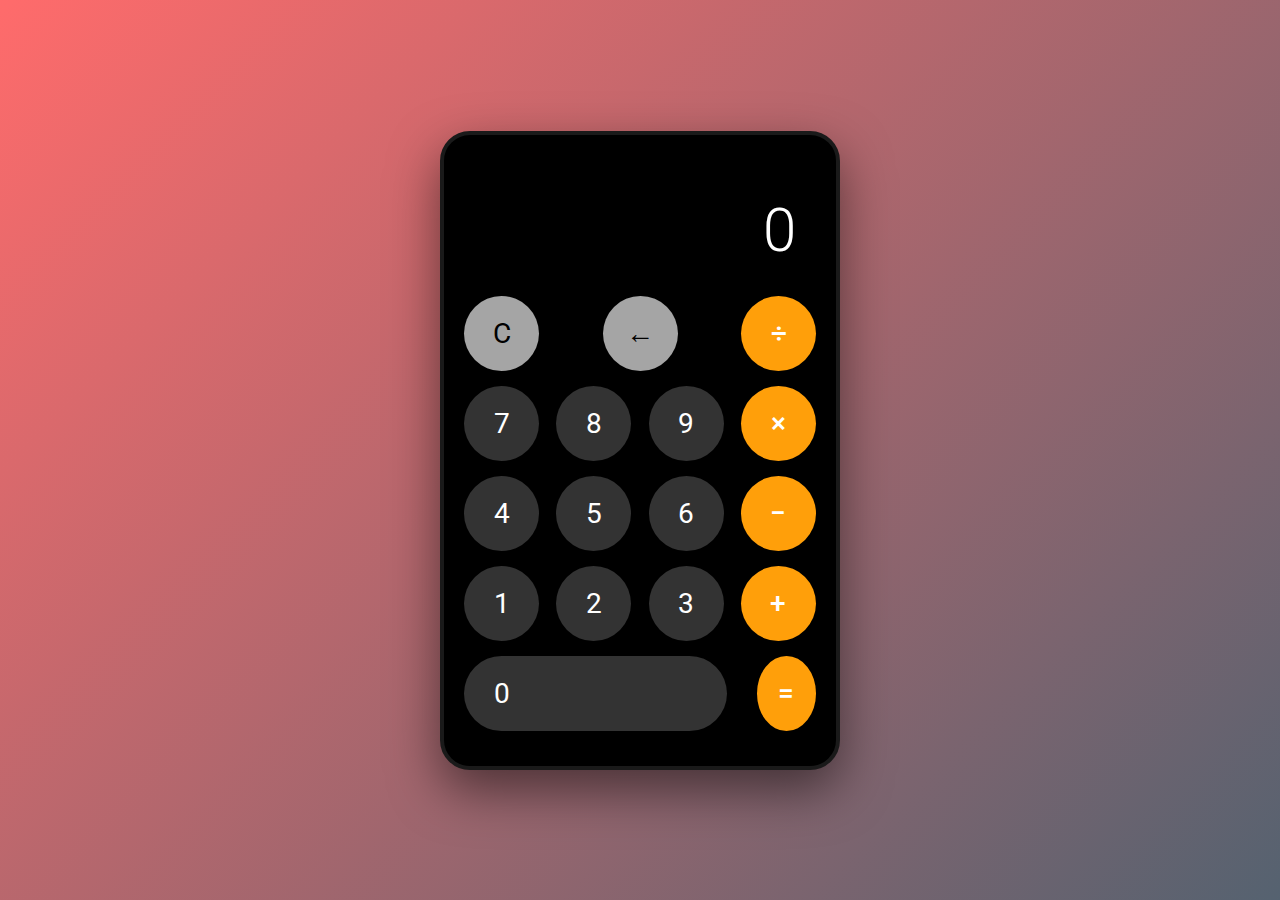
<file: calculator/index.html>
<!DOCTYPE html>
<html lang="en">
<head>
    <meta charset="UTF-8">
    <meta name="viewport" content="width=device-width, initial-scale=1.0">
    <link rel="stylesheet" href="style.css">
    <title>Calculator | ASMR</title>
</head>
<body>
    
    <div class="wrapper">
        <section class="screen">
            0
        </section>

        <section class="calc-buttons">
            <div class="calc-button-row">
                <button class="calc-button double">
                    C
                </button>
                <button class="calc-button">
                    &larr;
                </button>
                <button class="calc-button">
                    &divide;
                </button>
            </div>

            <div class="calc-button-row">
                <button class="calc-button">
                    7
                </button>
                <button class="calc-button">
                    8
                </button>
                <button class="calc-button">
                    9
                </button>
                <button class="calc-button">
                    &times;
                </button>
            </div>

            <div class="calc-button-row">
                <button class="calc-button">
                    4
                </button>
                <button class="calc-button">
                    5
                </button>
                <button class="calc-button">
                    6
                </button>
                <button class="calc-button">
                    &minus;
                </button>
            </div>

            <div class="calc-button-row">
                <button class="calc-button">
                    1
                </button>
                <button class="calc-button">
                    2
                </button>
                <button class="calc-button">
                    3
                </button>
                <button class="calc-button">
                    &plus;
                </button>
            </div>

            <div class="calc-button-row">
                <button class="calc-button triple">
                    0
                </button>
                <button class="calc-button">
                    &equals;
                </button>
            </div>

        </section>
    </div>



    <script src="script.js"></script>
</body>
</html>
</file>
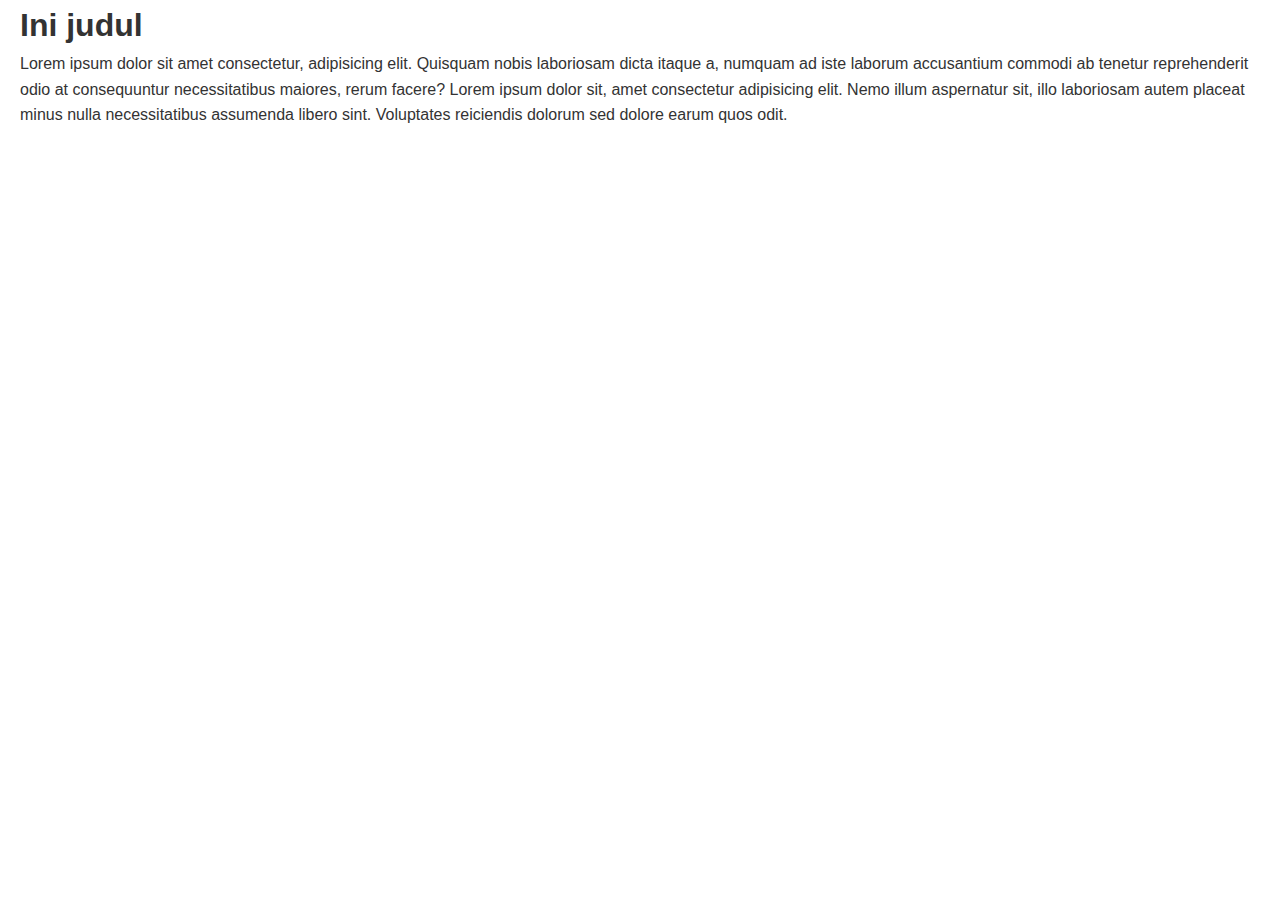
<file: dasar html/index.html>
<!DOCTYPE html>
<html lang="en">
<head>
    <meta charset="UTF-8">
    <meta name="viewport" content="width=device-width, initial-scale=1.0">
    <title>Document</title>
    <link rel="stylesheet" href="../styling/style.css">
</head>
<body>
    <h1>Ini judul</h1>
    <p>
        Lorem ipsum dolor sit amet consectetur, adipisicing elit.
        Quisquam nobis laboriosam dicta itaque a, numquam ad iste laborum accusantium commodi ab tenetur reprehenderit odio at consequuntur necessitatibus maiores,
        rerum facere?
        Lorem ipsum dolor sit,
        amet consectetur adipisicing elit. 
        Nemo illum aspernatur sit, illo laboriosam autem placeat minus nulla necessitatibus assumenda libero sint. 
        Voluptates reiciendis dolorum sed dolore earum quos odit.
    </p>
</body>
</html>
</file>
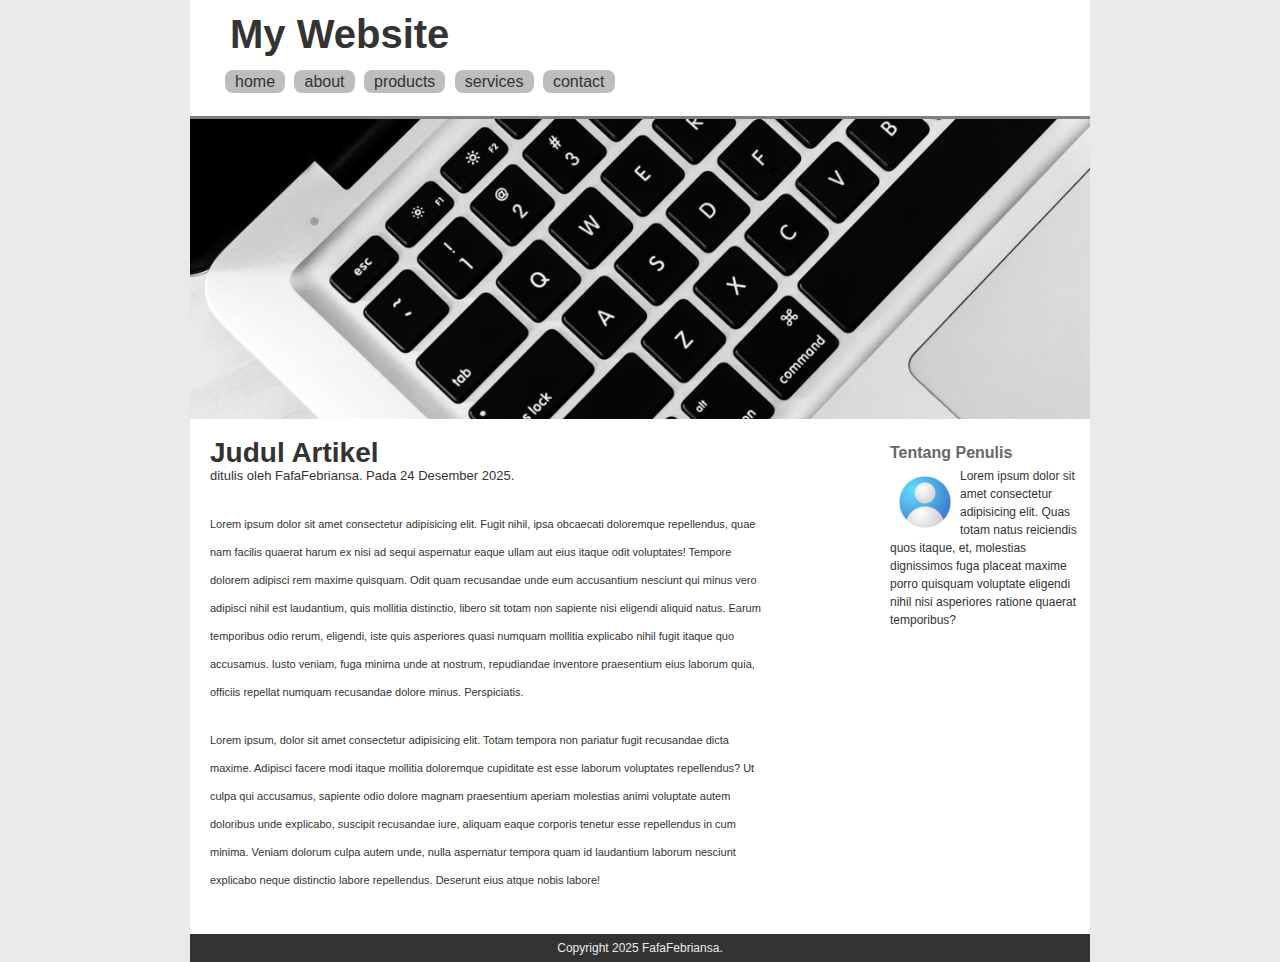
<file: dasar html/web simpel/index.html>
<!DOCTYPE html>
<html lang="en">
<head>
    <meta charset="UTF-8">
    <meta name="viewport" content="width=device-width, initial-scale=1.0">
    <title>Latihan Box Model</title>
    <link rel="stylesheet" href="style.css">
</head>
<body>
    <div class="container">
        <div class="header">
            <h1 class="title">My Website</h1>
            <ul>
                <li><a href="#">home</a></li>
                <li><a href="#">about</a></li>
                <li><a href="#">products</a></li>
                <li><a href="#">services</a></li>
                <li><a href="#">contact</a></li>
            </ul>
        </div>
        <div class="hero"></div>
        <div class="content cf">
            <div class="main">
                <h2>Judul Artikel</h2>
                <p class="penulis">ditulis oleh <a href="#">FafaFebriansa</a>. Pada 24 Desember 2025.</p>
                <p>Lorem ipsum dolor sit amet consectetur adipisicing elit. Fugit nihil, ipsa obcaecati doloremque repellendus, quae nam facilis quaerat harum ex nisi ad sequi aspernatur eaque ullam aut eius itaque odit voluptates! Tempore dolorem adipisci rem maxime quisquam. Odit quam recusandae unde eum accusantium nesciunt qui minus vero adipisci nihil est laudantium, quis mollitia distinctio, libero sit totam non sapiente nisi eligendi aliquid natus. Earum temporibus odio rerum, eligendi, iste quis asperiores quasi numquam mollitia explicabo nihil fugit itaque quo accusamus. Iusto veniam, fuga minima unde at nostrum, repudiandae inventore praesentium eius laborum quia, officiis repellat numquam recusandae dolore minus. Perspiciatis.</p>
                <p>Lorem ipsum, dolor sit amet consectetur adipisicing elit. Totam tempora non pariatur fugit recusandae dicta maxime. Adipisci facere modi itaque mollitia doloremque cupiditate est esse laborum voluptates repellendus? Ut culpa qui accusamus, sapiente odio dolore magnam praesentium aperiam molestias animi voluptate autem doloribus unde explicabo, suscipit recusandae iure, aliquam eaque corporis tenetur esse repellendus in cum minima. Veniam dolorum culpa autem unde, nulla aspernatur tempora quam id laudantium laborum nesciunt explicabo neque distinctio labore repellendus. Deserunt eius atque nobis labore!</p>
            </div>
            <div class="sidebar">
                <h3>Tentang Penulis</h3>
                <img src="imageperson.jpg" alt="">
                <p>Lorem ipsum dolor sit amet consectetur adipisicing elit. Quas totam natus reiciendis quos itaque, et, molestias dignissimos fuga placeat maxime porro quisquam voluptate eligendi nihil nisi asperiores ratione quaerat temporibus?</p>
            </div>
        </div>
        <div class="footer">
            <p class="copy">Copyright 2025 FafaFebriansa.</p>
        </div>
    </div>
</body>
</html>
</file>
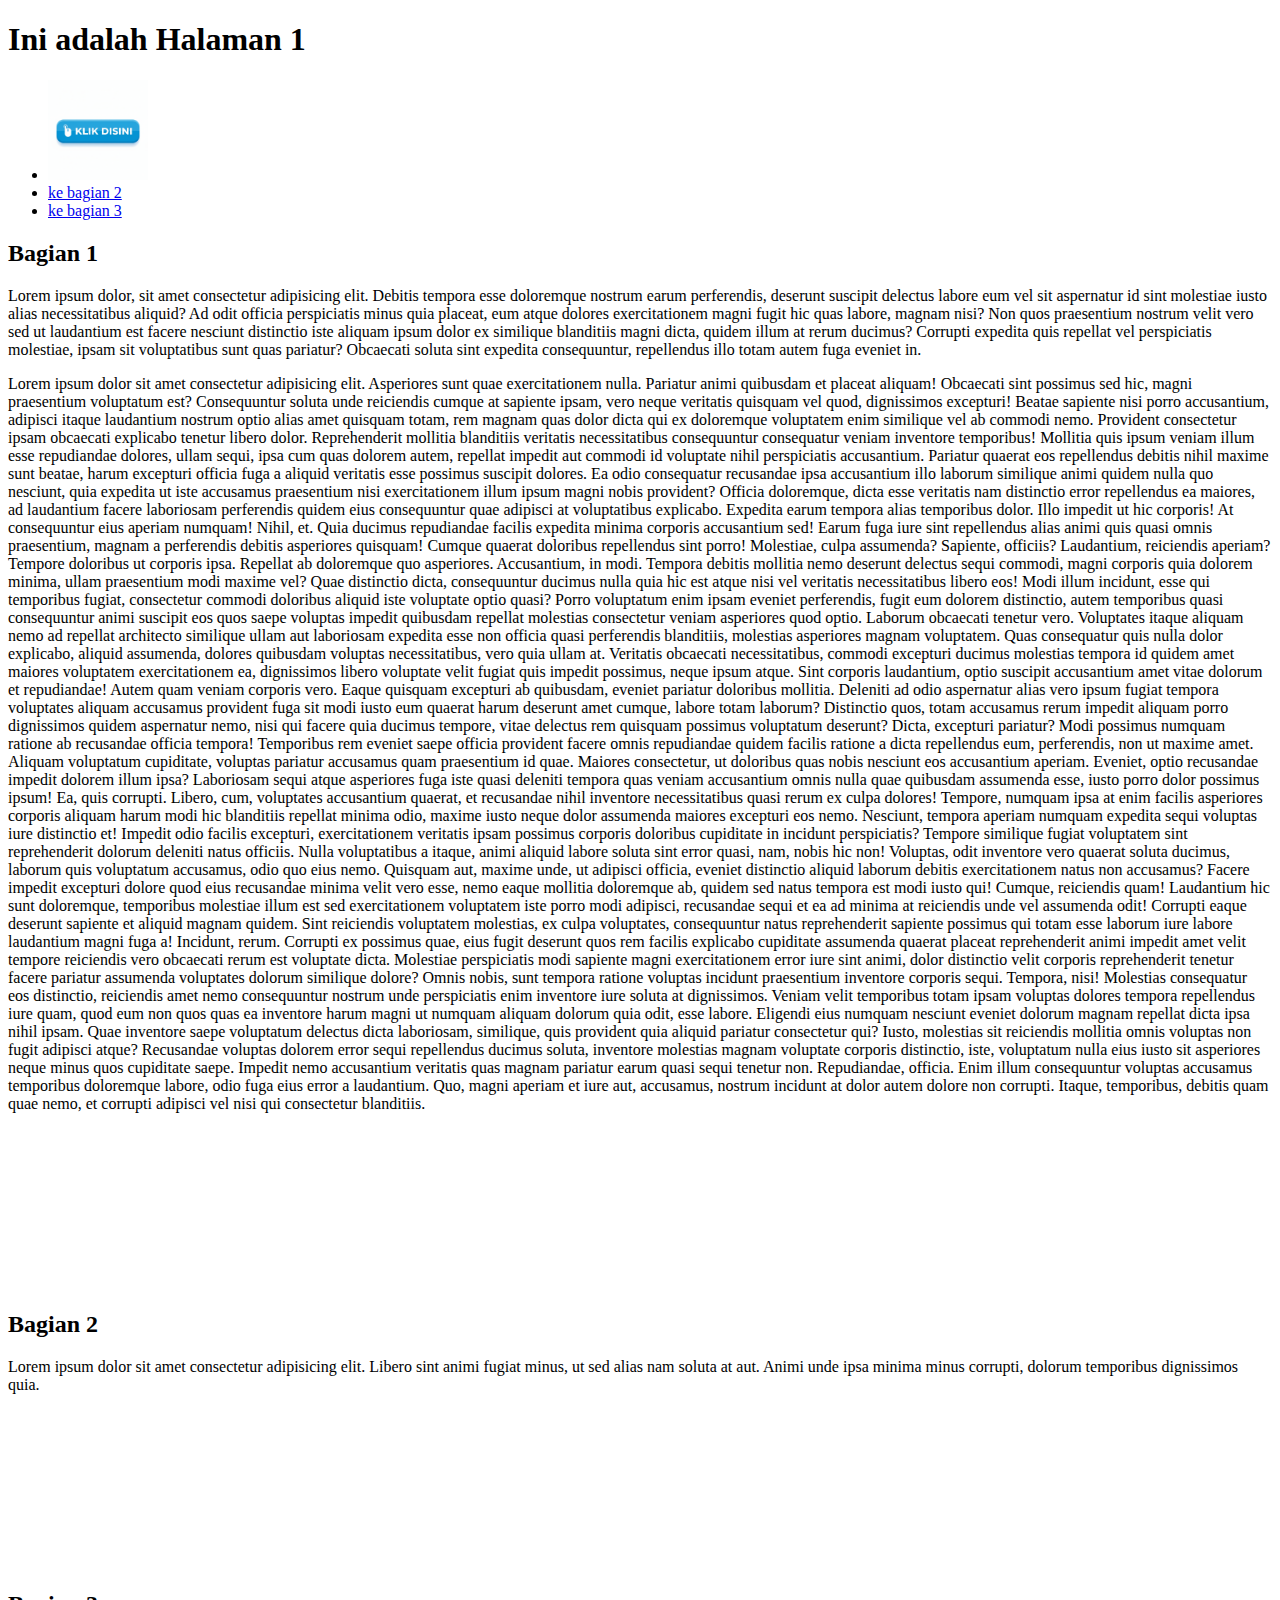
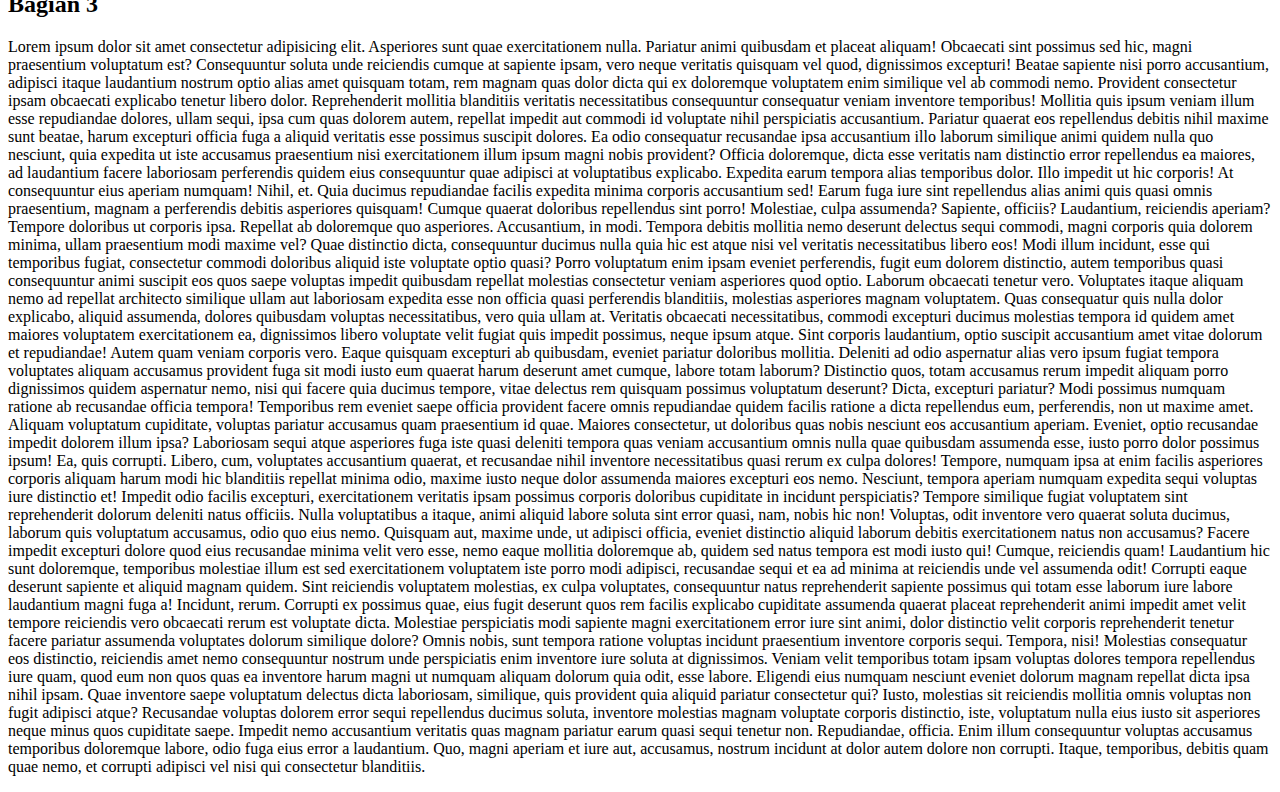
<file: dasar html/Latihan1.html>
<!DOCTYPE html>
<html lang="en">
<head>
    <meta charset="UTF-8">
    <meta name="viewport" content="width=device-width, initial-scale=1.0">
    <title>Hyperlink</title>
</head>
<body>
    <h1>Ini adalah Halaman 1</h1>
    <ul>
        <li><a href="#bagian1" target="_blank" img src><img src="klikdownload.png" alt="Yaa gabisa yaa" width="100px"></a></li>
        <li><a href="#bagian2">ke bagian 2</a></li>
        <li><a href="#bagian3">ke bagian 3</a></li>
    </ul>

    <h2 id="bagian1">Bagian 1</h2>

    <p>Lorem ipsum dolor, sit amet consectetur adipisicing elit. Debitis tempora esse doloremque nostrum earum perferendis, deserunt suscipit delectus labore eum vel sit aspernatur id sint molestiae iusto alias necessitatibus aliquid? Ad odit officia perspiciatis minus quia placeat, eum atque dolores exercitationem magni fugit hic quas labore, magnam nisi? Non quos praesentium nostrum velit vero sed ut laudantium est facere nesciunt distinctio iste aliquam ipsum dolor ex similique blanditiis magni dicta, quidem illum at rerum ducimus? Corrupti expedita quis repellat vel perspiciatis molestiae, ipsam sit voluptatibus sunt quas pariatur? Obcaecati soluta sint expedita consequuntur, repellendus illo totam autem fuga eveniet in.</p>
    <p>Lorem ipsum dolor sit amet consectetur adipisicing elit. Asperiores sunt quae exercitationem nulla. Pariatur animi quibusdam et placeat aliquam! Obcaecati sint possimus sed hic, magni praesentium voluptatum est? Consequuntur soluta unde reiciendis cumque at sapiente ipsam, vero neque veritatis quisquam vel quod, dignissimos excepturi! Beatae sapiente nisi porro accusantium, adipisci itaque laudantium nostrum optio alias amet quisquam totam, rem magnam quas dolor dicta qui ex doloremque voluptatem enim similique vel ab commodi nemo. Provident consectetur ipsam obcaecati explicabo tenetur libero dolor. Reprehenderit mollitia blanditiis veritatis necessitatibus consequuntur consequatur veniam inventore temporibus! Mollitia quis ipsum veniam illum esse repudiandae dolores, ullam sequi, ipsa cum quas dolorem autem, repellat impedit aut commodi id voluptate nihil perspiciatis accusantium. Pariatur quaerat eos repellendus debitis nihil maxime sunt beatae, harum excepturi officia fuga a aliquid veritatis esse possimus suscipit dolores. Ea odio consequatur recusandae ipsa accusantium illo laborum similique animi quidem nulla quo nesciunt, quia expedita ut iste accusamus praesentium nisi exercitationem illum ipsum magni nobis provident? Officia doloremque, dicta esse veritatis nam distinctio error repellendus ea maiores, ad laudantium facere laboriosam perferendis quidem eius consequuntur quae adipisci at voluptatibus explicabo. Expedita earum tempora alias temporibus dolor. Illo impedit ut hic corporis! At consequuntur eius aperiam numquam! Nihil, et. Quia ducimus repudiandae facilis expedita minima corporis accusantium sed! Earum fuga iure sint repellendus alias animi quis quasi omnis praesentium, magnam a perferendis debitis asperiores quisquam! Cumque quaerat doloribus repellendus sint porro! Molestiae, culpa assumenda? Sapiente, officiis? Laudantium, reiciendis aperiam? Tempore doloribus ut corporis ipsa. Repellat ab doloremque quo asperiores. Accusantium, in modi. Tempora debitis mollitia nemo deserunt delectus sequi commodi, magni corporis quia dolorem minima, ullam praesentium modi maxime vel? Quae distinctio dicta, consequuntur ducimus nulla quia hic est atque nisi vel veritatis necessitatibus libero eos! Modi illum incidunt, esse qui temporibus fugiat, consectetur commodi doloribus aliquid iste voluptate optio quasi? Porro voluptatum enim ipsam eveniet perferendis, fugit eum dolorem distinctio, autem temporibus quasi consequuntur animi suscipit eos quos saepe voluptas impedit quibusdam repellat molestias consectetur veniam asperiores quod optio. Laborum obcaecati tenetur vero. Voluptates itaque aliquam nemo ad repellat architecto similique ullam aut laboriosam expedita esse non officia quasi perferendis blanditiis, molestias asperiores magnam voluptatem. Quas consequatur quis nulla dolor explicabo, aliquid assumenda, dolores quibusdam voluptas necessitatibus, vero quia ullam at. Veritatis obcaecati necessitatibus, commodi excepturi ducimus molestias tempora id quidem amet maiores voluptatem exercitationem ea, dignissimos libero voluptate velit fugiat quis impedit possimus, neque ipsum atque. Sint corporis laudantium, optio suscipit accusantium amet vitae dolorum et repudiandae! Autem quam veniam corporis vero. Eaque quisquam excepturi ab quibusdam, eveniet pariatur doloribus mollitia. Deleniti ad odio aspernatur alias vero ipsum fugiat tempora voluptates aliquam accusamus provident fuga sit modi iusto eum quaerat harum deserunt amet cumque, labore totam laborum? Distinctio quos, totam accusamus rerum impedit aliquam porro dignissimos quidem aspernatur nemo, nisi qui facere quia ducimus tempore, vitae delectus rem quisquam possimus voluptatum deserunt? Dicta, excepturi pariatur? Modi possimus numquam ratione ab recusandae officia tempora! Temporibus rem eveniet saepe officia provident facere omnis repudiandae quidem facilis ratione a dicta repellendus eum, perferendis, non ut maxime amet. Aliquam voluptatum cupiditate, voluptas pariatur accusamus quam praesentium id quae. Maiores consectetur, ut doloribus quas nobis nesciunt eos accusantium aperiam. Eveniet, optio recusandae impedit dolorem illum ipsa? Laboriosam sequi atque asperiores fuga iste quasi deleniti tempora quas veniam accusantium omnis nulla quae quibusdam assumenda esse, iusto porro dolor possimus ipsum! Ea, quis corrupti. Libero, cum, voluptates accusantium quaerat, et recusandae nihil inventore necessitatibus quasi rerum ex culpa dolores! Tempore, numquam ipsa at enim facilis asperiores corporis aliquam harum modi hic blanditiis repellat minima odio, maxime iusto neque dolor assumenda maiores excepturi eos nemo. Nesciunt, tempora aperiam numquam expedita sequi voluptas iure distinctio et! Impedit odio facilis excepturi, exercitationem veritatis ipsam possimus corporis doloribus cupiditate in incidunt perspiciatis? Tempore similique fugiat voluptatem sint reprehenderit dolorum deleniti natus officiis. Nulla voluptatibus a itaque, animi aliquid labore soluta sint error quasi, nam, nobis hic non! Voluptas, odit inventore vero quaerat soluta ducimus, laborum quis voluptatum accusamus, odio quo eius nemo. Quisquam aut, maxime unde, ut adipisci officia, eveniet distinctio aliquid laborum debitis exercitationem natus non accusamus? Facere impedit excepturi dolore quod eius recusandae minima velit vero esse, nemo eaque mollitia doloremque ab, quidem sed natus tempora est modi iusto qui! Cumque, reiciendis quam! Laudantium hic sunt doloremque, temporibus molestiae illum est sed exercitationem voluptatem iste porro modi adipisci, recusandae sequi et ea ad minima at reiciendis unde vel assumenda odit! Corrupti eaque deserunt sapiente et aliquid magnam quidem. Sint reiciendis voluptatem molestias, ex culpa voluptates, consequuntur natus reprehenderit sapiente possimus qui totam esse laborum iure labore laudantium magni fuga a! Incidunt, rerum. Corrupti ex possimus quae, eius fugit deserunt quos rem facilis explicabo cupiditate assumenda quaerat placeat reprehenderit animi impedit amet velit tempore reiciendis vero obcaecati rerum est voluptate dicta. Molestiae perspiciatis modi sapiente magni exercitationem error iure sint animi, dolor distinctio velit corporis reprehenderit tenetur facere pariatur assumenda voluptates dolorum similique dolore? Omnis nobis, sunt tempora ratione voluptas incidunt praesentium inventore corporis sequi. Tempora, nisi! Molestias consequatur eos distinctio, reiciendis amet nemo consequuntur nostrum unde perspiciatis enim inventore iure soluta at dignissimos. Veniam velit temporibus totam ipsam voluptas dolores tempora repellendus iure quam, quod eum non quos quas ea inventore harum magni ut numquam aliquam dolorum quia odit, esse labore. Eligendi eius numquam nesciunt eveniet dolorum magnam repellat dicta ipsa nihil ipsam. Quae inventore saepe voluptatum delectus dicta laboriosam, similique, quis provident quia aliquid pariatur consectetur qui? Iusto, molestias sit reiciendis mollitia omnis voluptas non fugit adipisci atque? Recusandae voluptas dolorem error sequi repellendus ducimus soluta, inventore molestias magnam voluptate corporis distinctio, iste, voluptatum nulla eius iusto sit asperiores neque minus quos cupiditate saepe. Impedit nemo accusantium veritatis quas magnam pariatur earum quasi sequi tenetur non. Repudiandae, officia. Enim illum consequuntur voluptas accusamus temporibus doloremque labore, odio fuga eius error a laudantium. Quo, magni aperiam et iure aut, accusamus, nostrum incidunt at dolor autem dolore non corrupti. Itaque, temporibus, debitis quam quae nemo, et corrupti adipisci vel nisi qui consectetur blanditiis.</p>
    <br><br><br><br><br><br><br><br><br>

    <h2 id="bagian2">Bagian 2</h2>
    <p>Lorem ipsum dolor sit amet consectetur adipisicing elit. Libero sint animi fugiat minus, ut sed alias nam soluta at aut. Animi unde ipsa minima minus corrupti, dolorum temporibus dignissimos quia.</p>
    <br><br><br><br><br><br><br><br><br>

    <h2 id="bagian3">Bagian 3</h2>
    <p>Lorem ipsum dolor sit amet consectetur adipisicing elit. Asperiores sunt quae exercitationem nulla. Pariatur animi quibusdam et placeat aliquam! Obcaecati sint possimus sed hic, magni praesentium voluptatum est? Consequuntur soluta unde reiciendis cumque at sapiente ipsam, vero neque veritatis quisquam vel quod, dignissimos excepturi! Beatae sapiente nisi porro accusantium, adipisci itaque laudantium nostrum optio alias amet quisquam totam, rem magnam quas dolor dicta qui ex doloremque voluptatem enim similique vel ab commodi nemo. Provident consectetur ipsam obcaecati explicabo tenetur libero dolor. Reprehenderit mollitia blanditiis veritatis necessitatibus consequuntur consequatur veniam inventore temporibus! Mollitia quis ipsum veniam illum esse repudiandae dolores, ullam sequi, ipsa cum quas dolorem autem, repellat impedit aut commodi id voluptate nihil perspiciatis accusantium. Pariatur quaerat eos repellendus debitis nihil maxime sunt beatae, harum excepturi officia fuga a aliquid veritatis esse possimus suscipit dolores. Ea odio consequatur recusandae ipsa accusantium illo laborum similique animi quidem nulla quo nesciunt, quia expedita ut iste accusamus praesentium nisi exercitationem illum ipsum magni nobis provident? Officia doloremque, dicta esse veritatis nam distinctio error repellendus ea maiores, ad laudantium facere laboriosam perferendis quidem eius consequuntur quae adipisci at voluptatibus explicabo. Expedita earum tempora alias temporibus dolor. Illo impedit ut hic corporis! At consequuntur eius aperiam numquam! Nihil, et. Quia ducimus repudiandae facilis expedita minima corporis accusantium sed! Earum fuga iure sint repellendus alias animi quis quasi omnis praesentium, magnam a perferendis debitis asperiores quisquam! Cumque quaerat doloribus repellendus sint porro! Molestiae, culpa assumenda? Sapiente, officiis? Laudantium, reiciendis aperiam? Tempore doloribus ut corporis ipsa. Repellat ab doloremque quo asperiores. Accusantium, in modi. Tempora debitis mollitia nemo deserunt delectus sequi commodi, magni corporis quia dolorem minima, ullam praesentium modi maxime vel? Quae distinctio dicta, consequuntur ducimus nulla quia hic est atque nisi vel veritatis necessitatibus libero eos! Modi illum incidunt, esse qui temporibus fugiat, consectetur commodi doloribus aliquid iste voluptate optio quasi? Porro voluptatum enim ipsam eveniet perferendis, fugit eum dolorem distinctio, autem temporibus quasi consequuntur animi suscipit eos quos saepe voluptas impedit quibusdam repellat molestias consectetur veniam asperiores quod optio. Laborum obcaecati tenetur vero. Voluptates itaque aliquam nemo ad repellat architecto similique ullam aut laboriosam expedita esse non officia quasi perferendis blanditiis, molestias asperiores magnam voluptatem. Quas consequatur quis nulla dolor explicabo, aliquid assumenda, dolores quibusdam voluptas necessitatibus, vero quia ullam at. Veritatis obcaecati necessitatibus, commodi excepturi ducimus molestias tempora id quidem amet maiores voluptatem exercitationem ea, dignissimos libero voluptate velit fugiat quis impedit possimus, neque ipsum atque. Sint corporis laudantium, optio suscipit accusantium amet vitae dolorum et repudiandae! Autem quam veniam corporis vero. Eaque quisquam excepturi ab quibusdam, eveniet pariatur doloribus mollitia. Deleniti ad odio aspernatur alias vero ipsum fugiat tempora voluptates aliquam accusamus provident fuga sit modi iusto eum quaerat harum deserunt amet cumque, labore totam laborum? Distinctio quos, totam accusamus rerum impedit aliquam porro dignissimos quidem aspernatur nemo, nisi qui facere quia ducimus tempore, vitae delectus rem quisquam possimus voluptatum deserunt? Dicta, excepturi pariatur? Modi possimus numquam ratione ab recusandae officia tempora! Temporibus rem eveniet saepe officia provident facere omnis repudiandae quidem facilis ratione a dicta repellendus eum, perferendis, non ut maxime amet. Aliquam voluptatum cupiditate, voluptas pariatur accusamus quam praesentium id quae. Maiores consectetur, ut doloribus quas nobis nesciunt eos accusantium aperiam. Eveniet, optio recusandae impedit dolorem illum ipsa? Laboriosam sequi atque asperiores fuga iste quasi deleniti tempora quas veniam accusantium omnis nulla quae quibusdam assumenda esse, iusto porro dolor possimus ipsum! Ea, quis corrupti. Libero, cum, voluptates accusantium quaerat, et recusandae nihil inventore necessitatibus quasi rerum ex culpa dolores! Tempore, numquam ipsa at enim facilis asperiores corporis aliquam harum modi hic blanditiis repellat minima odio, maxime iusto neque dolor assumenda maiores excepturi eos nemo. Nesciunt, tempora aperiam numquam expedita sequi voluptas iure distinctio et! Impedit odio facilis excepturi, exercitationem veritatis ipsam possimus corporis doloribus cupiditate in incidunt perspiciatis? Tempore similique fugiat voluptatem sint reprehenderit dolorum deleniti natus officiis. Nulla voluptatibus a itaque, animi aliquid labore soluta sint error quasi, nam, nobis hic non! Voluptas, odit inventore vero quaerat soluta ducimus, laborum quis voluptatum accusamus, odio quo eius nemo. Quisquam aut, maxime unde, ut adipisci officia, eveniet distinctio aliquid laborum debitis exercitationem natus non accusamus? Facere impedit excepturi dolore quod eius recusandae minima velit vero esse, nemo eaque mollitia doloremque ab, quidem sed natus tempora est modi iusto qui! Cumque, reiciendis quam! Laudantium hic sunt doloremque, temporibus molestiae illum est sed exercitationem voluptatem iste porro modi adipisci, recusandae sequi et ea ad minima at reiciendis unde vel assumenda odit! Corrupti eaque deserunt sapiente et aliquid magnam quidem. Sint reiciendis voluptatem molestias, ex culpa voluptates, consequuntur natus reprehenderit sapiente possimus qui totam esse laborum iure labore laudantium magni fuga a! Incidunt, rerum. Corrupti ex possimus quae, eius fugit deserunt quos rem facilis explicabo cupiditate assumenda quaerat placeat reprehenderit animi impedit amet velit tempore reiciendis vero obcaecati rerum est voluptate dicta. Molestiae perspiciatis modi sapiente magni exercitationem error iure sint animi, dolor distinctio velit corporis reprehenderit tenetur facere pariatur assumenda voluptates dolorum similique dolore? Omnis nobis, sunt tempora ratione voluptas incidunt praesentium inventore corporis sequi. Tempora, nisi! Molestias consequatur eos distinctio, reiciendis amet nemo consequuntur nostrum unde perspiciatis enim inventore iure soluta at dignissimos. Veniam velit temporibus totam ipsam voluptas dolores tempora repellendus iure quam, quod eum non quos quas ea inventore harum magni ut numquam aliquam dolorum quia odit, esse labore. Eligendi eius numquam nesciunt eveniet dolorum magnam repellat dicta ipsa nihil ipsam. Quae inventore saepe voluptatum delectus dicta laboriosam, similique, quis provident quia aliquid pariatur consectetur qui? Iusto, molestias sit reiciendis mollitia omnis voluptas non fugit adipisci atque? Recusandae voluptas dolorem error sequi repellendus ducimus soluta, inventore molestias magnam voluptate corporis distinctio, iste, voluptatum nulla eius iusto sit asperiores neque minus quos cupiditate saepe. Impedit nemo accusantium veritatis quas magnam pariatur earum quasi sequi tenetur non. Repudiandae, officia. Enim illum consequuntur voluptas accusamus temporibus doloremque labore, odio fuga eius error a laudantium. Quo, magni aperiam et iure aut, accusamus, nostrum incidunt at dolor autem dolore non corrupti. Itaque, temporibus, debitis quam quae nemo, et corrupti adipisci vel nisi qui consectetur blanditiis.</p>
</body>
</html>
</file>
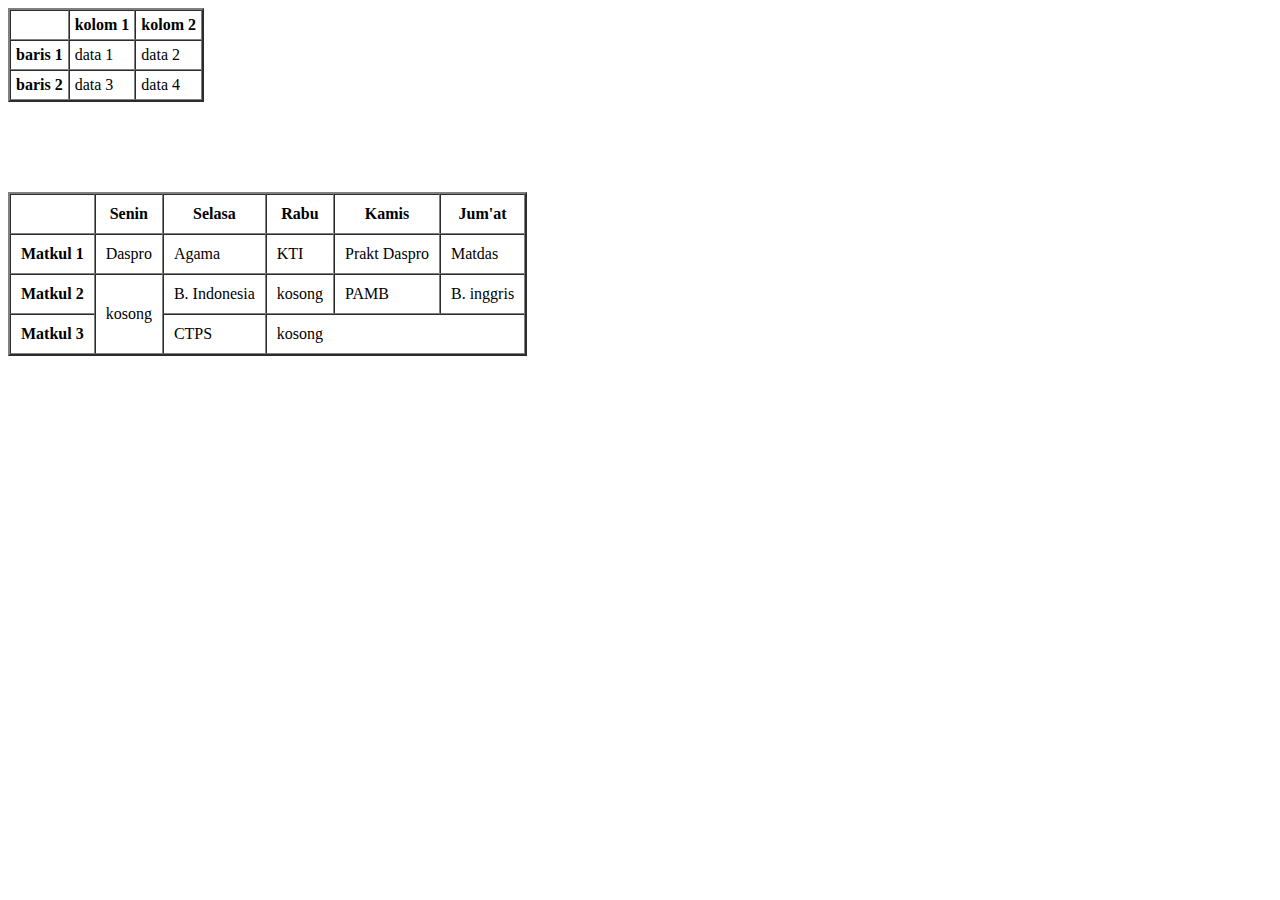
<file: dasar html/Latihan3.html>
<!DOCTYPE html>
<html lang="en">
<head>
    <meta charset="UTF-8">
    <meta name="viewport" content="width=device-width, initial-scale=1.0">
    <title>test tabel</title>
    
</head>
<body>
    <table border="2px" cellspacing="0" cellpadding="5px">
        <thead>    
            <th></th>
            <th>kolom 1</th>
            <th>kolom 2</th>
        </thead>
        <tbody>
            <tr><th>baris 1</th>
                <td>data 1</td>
                <td>data 2</td>
            </tr>
            <tr>
                <th>baris 2</th>
                <td>data 3</td>
                <td>data 4</td>
            </tr>
        </tbody>
    </table>
    <br><br><br><br><br>

    <table border="2px" cellspacing="0" cellpadding="10px">
        <thead>
            <th></th>
            <th>Senin</th><th>Selasa</th><th>Rabu</th><th>Kamis</th><th>Jum'at</th>
        </thead>
        <tbody>
            <tr>
                <th>Matkul 1</th>
                <td>Daspro</td>
                <td>Agama</td>
                <td>KTI</td>
                <td>Prakt Daspro</td>
                <td>Matdas</td>
            </tr>
            <tr>
                <th>Matkul 2</th>
                <td rowspan="2">kosong</td>
                <td>B. Indonesia</td>
                <td>kosong</td>
                <td>PAMB</td>
                <td>B. inggris</td>
            </tr>
            <tr>
                <th>Matkul 3</th>
               
                <td>CTPS</td>
                <td colspan="3">kosong</td>
            </tr>
        </tbody>
    </table>
</body>
</html>
</file>
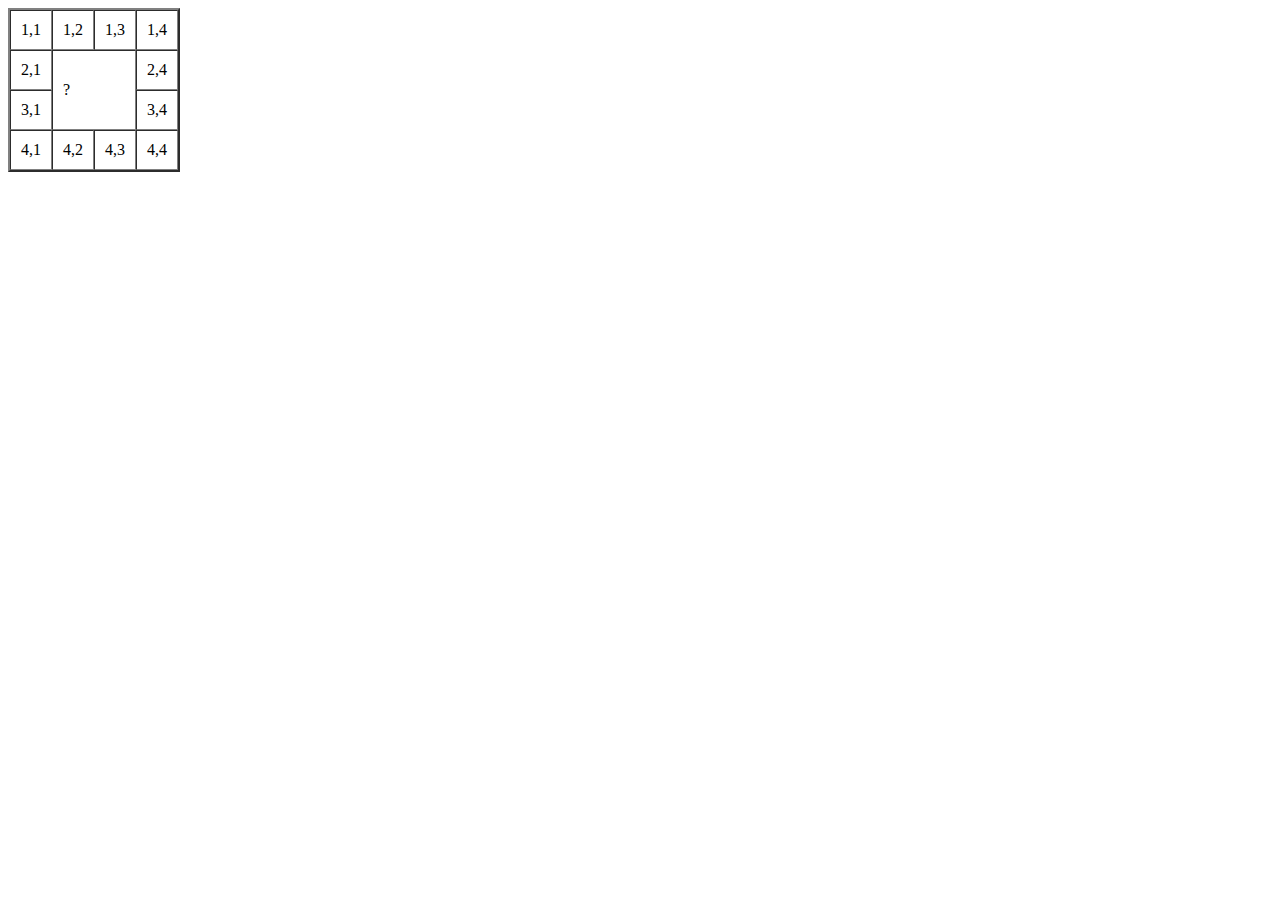
<file: dasar html/Latihan4.html>
<!DOCTYPE html>
<html lang="en">
<head>
    <meta charset="UTF-8">
    <meta name="viewport" content="width=device-width, initial-scale=1.0">
    <title>test table</title>
</head>
<body>
    <table border="2px" cellspacing="0" cellpadding="10px">
        <tr>
            <td>1,1</td>
            <td>1,2</td>
            <td>1,3</td>
            <td>1,4</td>
        </tr>
        <tr>
            <td>2,1</td>
            <td colspan="2" rowspan="2">?</td>
            <td>2,4</td>
        </tr>
        <tr>
            <td>3,1</td>
            <td>3,4</td>
        </tr>
        <tr>
            <td>4,1</td>
            <td>4,2</td>
            <td>4,3</td>
            <td>4,4</td>
        </tr>
    </table>
</body>
</html>
</file>
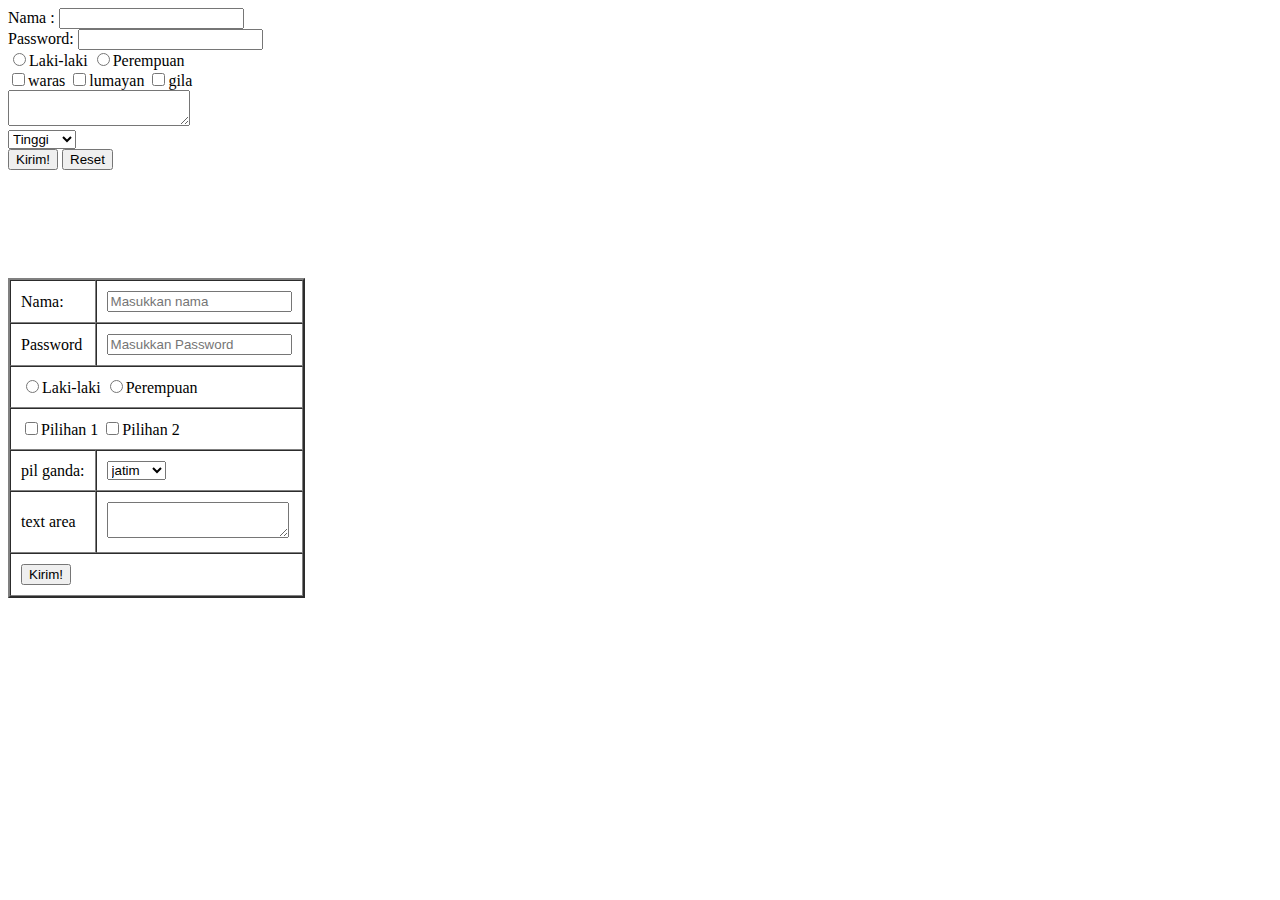
<file: dasar html/Latihan5.html>
<!DOCTYPE html>
<html lang="en">
<head>
    <meta charset="UTF-8">
    <meta name="viewport" content="width=device-width, initial-scale=1.0">
    <title>form input</title>
</head>
<body>
    <form>
        <label for="name">Nama :</label>
        <input type="text" id="name"> 
            <br>
        <label for="pass">Password: </label>
        <input type="password" id="pass">
            <br>
        <input type="radio" name="jeniskelamin" id="laki-laki"><label for="laki-laki">Laki-laki</label>
        <input type="radio" name="jeniskelamin" id="perempuan"><label for="perempuan">Perempuan</label>
            <br>
        <input type="checkbox" id="waras"><label for="waras">waras</label>
        <input type="checkbox" id="lumayan"><label for="lumayan">lumayan</label>
        <input type="checkbox" id="gila"><label for="gila">gila</label>
            <br>
        <textarea></textarea>
            <br>
        <select>
            <option>Tinggi</option>
            <option>Pendek</option>
            <option>Sedang</option>
        </select>
            <br>
        <button type="submit">Kirim!</button>
        <button type="reset">Reset</button>
    </form>

    <br><br><br><br><br><br>
    
    <form>
        <table border="2px" cellspacing="0" cellpadding="10px">
            <tr>
                <td><label for="name">Nama:</label></td>
                <td><input type="text" id="name" placeholder="Masukkan nama"></td>
            </tr>
            <tr>
                <td><label for="pass">Password</label></td>
                <td><input type="password" id="pass" placeholder="Masukkan Password"></td>
            </tr>
            <tr>
                <td colspan="2">
                    <input type="radio" name="j_klm" id="laki-laki"><label for="laki-laki">Laki-laki</label>
                    <input type="radio" name="j_klm" id="perempuan"><label for="perempuan">Perempuan</label>
                </td>
            </tr>
            <tr>
                <td colspan="2">
                    <input type="checkbox" id="pil-1"><label for="pil-1">Pilihan 1</label>
                    <input type="checkbox" id="pil-2"><label for="pil-2">Pilihan 2</label>
                </td>
            </tr>
            <tr>
                <td><label for="multiple">pil ganda: </label></td>
                <td><select>
                    <option>jatim</option>
                    <option>jabar</option>
                    <option>jateng</option>
                </select></td>
            </tr>
            <tr>
                <td><label for="txt">text area</label></td>
                <td><textarea></textarea></td>
            </tr>
            <tr>
                <td colspan="2">
                    <button type="submit">Kirim!</button>
                </td>
            </tr>
        </table>
    </form>
</body>
</html>
</file>
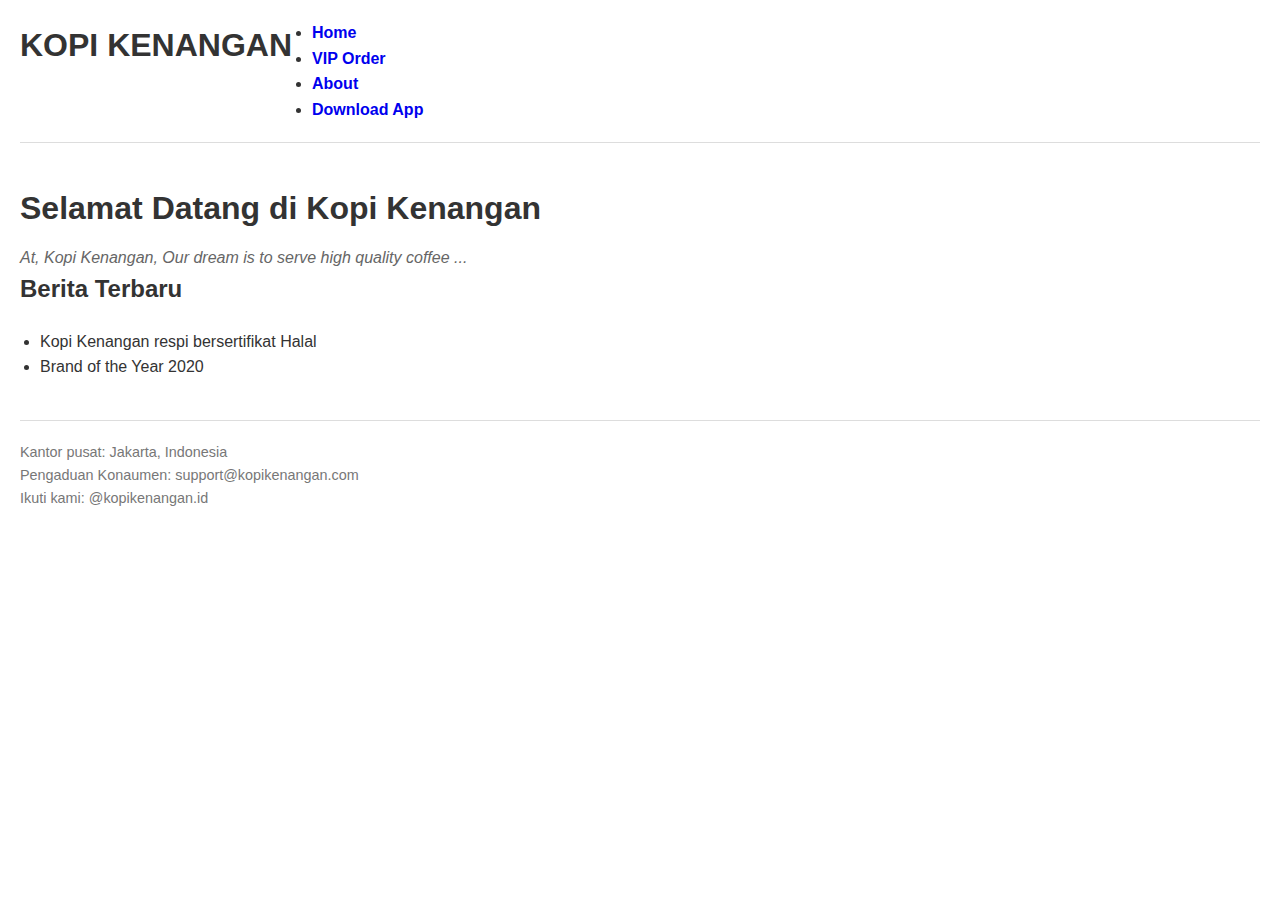
<file: dasar html/latihanWeb.html>
<!DOCTYPE html>
<html lang="en">
<head>
    <meta charset="UTF-8">
    <meta name="viewport" content="width=device-width, initial-scale=1.0">
    <title>Warung Kopi</title>
    <link rel="stylesheet" href="../styling/style.css">
</head>
<body>
    <header>
        <nav>
            <h1>KOPI KENANGAN</h1>
            <ul>
                <li><a href="#">Home</a></li>
                <li><a href="#">VIP Order</a></li>
                <li><a href="#">About</a></li>
                <li><a href="#">Download App</a></li>
            </ul>
        </nav>
    </header>

    <section>
        <h1>Selamat Datang di Kopi Kenangan</h1>
        <p>At, Kopi Kenangan, Our dream is to serve  high quality coffee ...</p>
    </section>

    <section>
        <h2>Berita Terbaru</h2>
        <ul>
            <li>Kopi Kenangan respi bersertifikat Halal</li>
            <li>Brand of the Year 2020</li>
        </ul>
    </section>

    <footer>
        <p>Kantor pusat: Jakarta, Indonesia</p>
        <p>Pengaduan Konaumen: support@kopikenangan.com</p>
        <p>Ikuti kami: @kopikenangan.id</p>
    </footer>
</body>
</html>
</file>
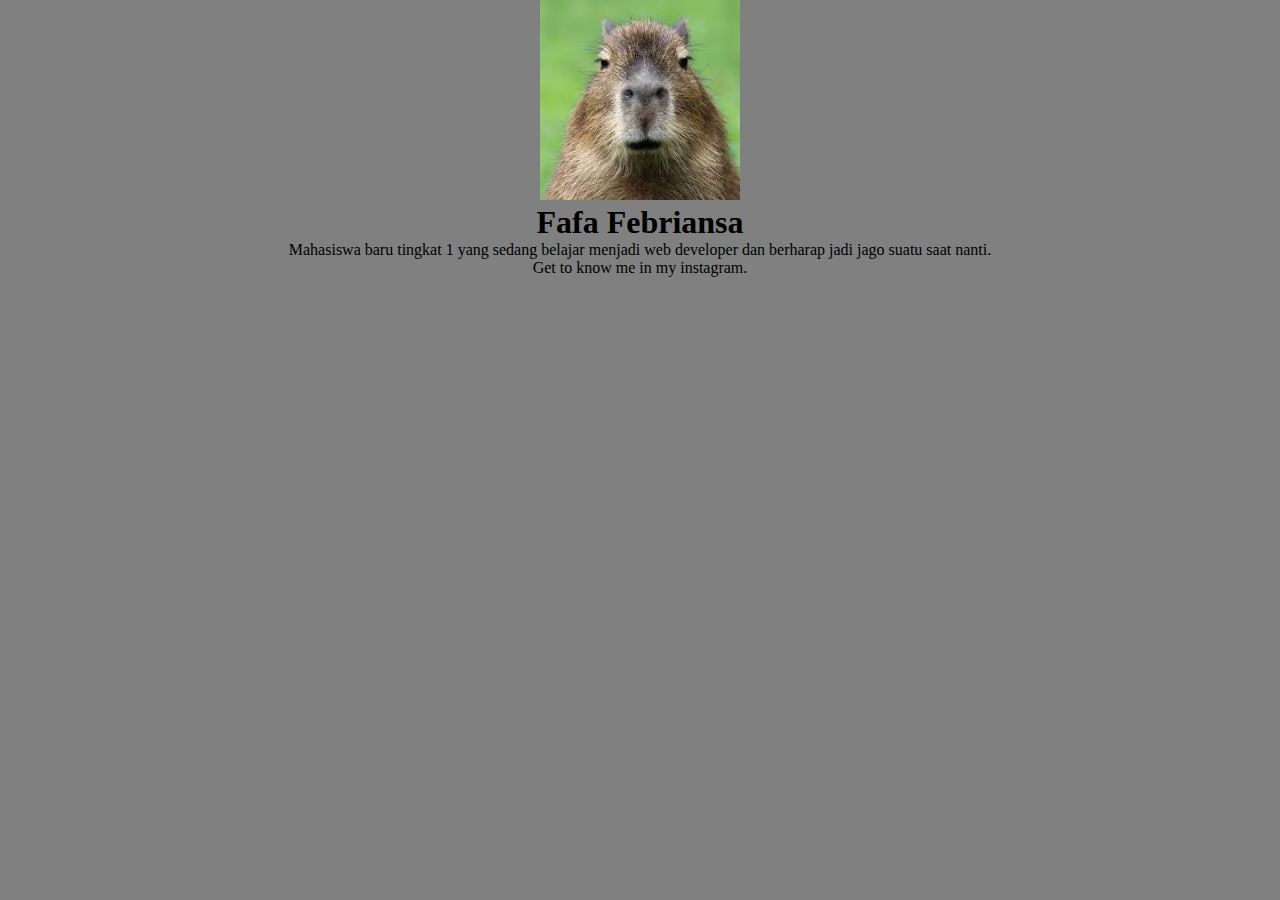
<file: copilot/dasarhtml/css.html>
<!DOCTYPE html>
<html lang="en">
<head>
    <meta charset="UTF-8">
    <meta name="viewport" content="width=device-width, initial-scale=1.0">
    <title>latian</title>
    <style>
        * {
            margin: 0;
            background-color: grey;
            text-align: center;
        }
        img {
            width: 200px;
            height: 200px;
            text-align: center;
        }
        a {
            text-decoration: none;
            color: black;
        }
        a:hover {
            font-style: italic;
            color: aqua;
        }
    </style>
</head>
<body>
    <img src="[data-uri]" alt="">
    <h1>Fafa Febriansa</h1>
    <p>Mahasiswa baru tingkat 1 yang sedang belajar menjadi web developer dan berharap jadi jago suatu saat nanti.</p>
    <a href="https://www.instagram.com/febri.fafa/">Get to know me in my instagram.</a>
</body>
</html>
</file>
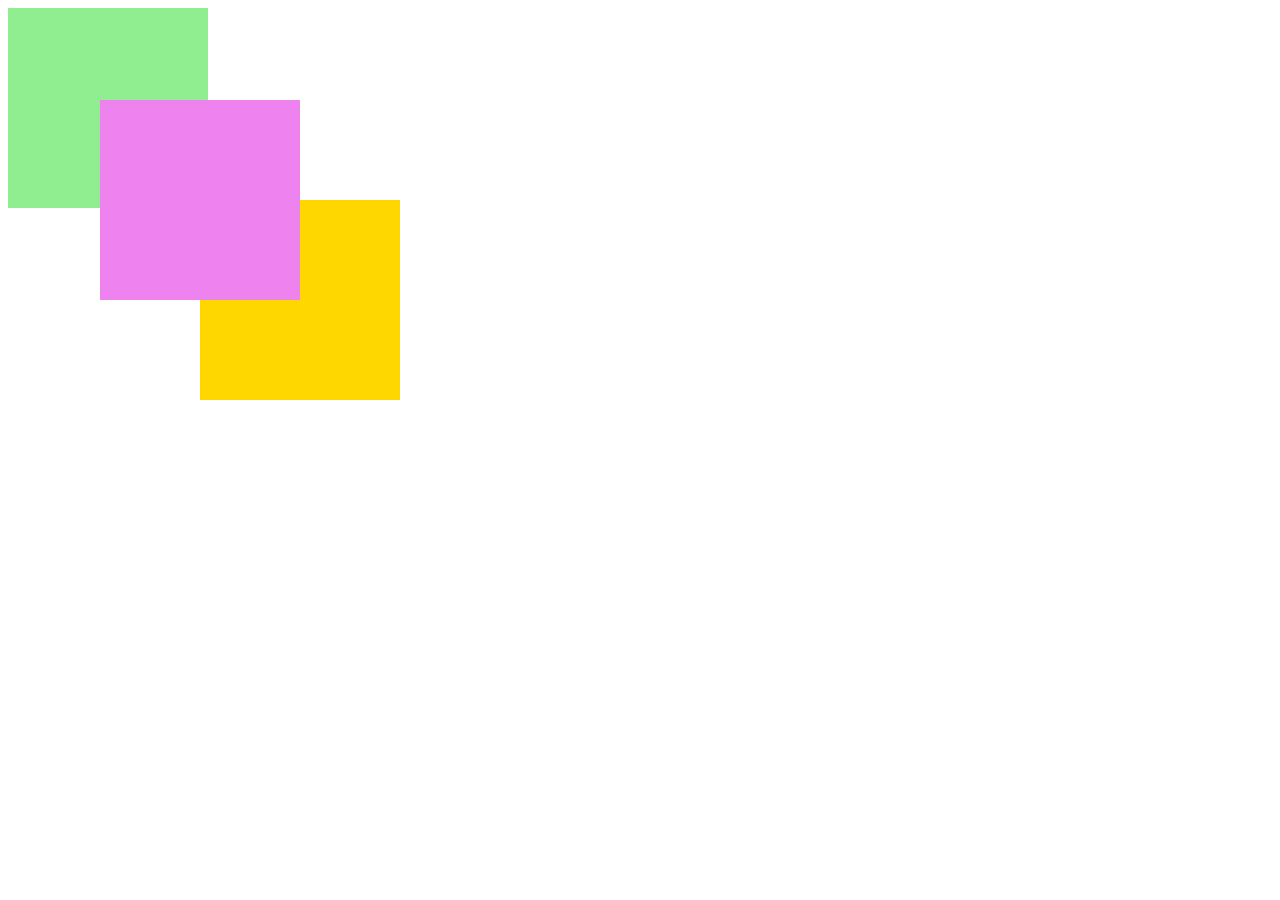
<file: dasar html/web simpel/contoh1.html>
<!DOCTYPE html>
<html lang="en">
<head>
    <meta charset="UTF-8">
    <meta name="viewport" content="width=device-width, initial-scale=1.0">
    <title>contoh 1</title>
    <link rel="stylesheet" href="style1.css">
</head>
<body>
        <div class="satu"></div>
        <div class="dua"></div>
        <div class="tiga"></div>
</body>
</html>
</file>
<file: calculator/style.css>
@import url('https://fonts.googleapis.com/css2?family=Roboto:wght@300;400&display=swap');

html {
    box-sizing: border-box;
    height: 100%;
}

*,
*::after {
    box-sizing: inherit;
    margin: 0;
    padding: 0;
}

body {
    align-items: center;
    background: linear-gradient(135deg, #ff6b6b, #556270);
    display: flex;
    font-family: 'Roboto', sans-serif;
    height: inherit;
    justify-content: center;
}

.wrapper {
    background-color: #000;
    border-radius: 30px;
    box-shadow: 0 20px 50px rgba(0, 0, 0, 0.5);
    color: #fff;
    width: 400px;
    padding: 20px;
    border: 4px solid #1a1a1a;
}

.screen {
    background: transparent;
    border: none;
    box-shadow: none;
    color: #fff;
    font-size: 60px;
    font-weight: 300;
    overflow: hidden;
    padding: 40px 20px 20px 20px;
    text-align: right;
    width: 100%;
    margin-bottom: 10px;
}

.calc-button {
    padding: 10px;
}

.calc-button-row {
    display: flex;
    justify-content: space-between;
    margin-bottom: 15px;
}

.calc-button {
    background-color: #333;
    border: none;
    border-radius: 50%;
    color: #fff;
    cursor: pointer;
    font-family: inherit;
    font-size: 28px;
    height: 75px;
    width: 75px;
    flex-basis: unset;
    transition: filter 0.2s;
}

.calc-button:active {
    filter: brightness(130%);
}

.calc-button:last-child {
    background-color: #ff9f0a;
    color: #fff;
    font-weight: 500;
    border-radius: 50%;
}

.calc-button:last-child:active {
    background-color: #e68e08;
}

.calc-button-row:first-child .calc-button {
    background-color: #a5a5a5;
    color: #000;
}

.calc-button-row:first-child .calc-button:last-child {
    background-color: #ff9f0a;
    color: #fff;
}

.triple {
    width: 100%;
    border-radius: 40px;
    text-align: left;
    padding-left: 30px;
    flex-grow: 1;
    margin-right: 15px;
}

.calc-button-row:last-child {
    justify-content: flex-end;
    gap: 15px;
}

.calc-button-row:last-child .calc-button:last-child {
    width: 75px;
    flex-grow: 0;
}
</file>
<file: styling/style.css>
* {
    margin: 0;
    padding: 0;
    box-sizing: border-box;
}

body {
    font-family: 'Segoe UI', sans-serif;
    background-color: #fff;
    color: #333;
    line-height: 1.6;
    padding: 0 20px;
}

/*header */
header {
    background-color: #fff;
    padding: 20px 0;
    border-bottom: 1px solid #ddd;
}

nav {
    list-style: none;
    display: flex;
    gap: 20px;
}

nav a {
    text-decoration: none;
    counter-reset: #333;
    font-weight: bold;
}

/* hero section */
section h1 {
    font-size: 2em;
    margin-top: 40px;
    margin-bottom: 10px;
}

section p {
    font-style: italic;
    color: #666;
}

/* highlight */
section ul {
    margin-top: 20px;
    padding-left: 20px;
}

/* footer */
footer {
    margin-top: 40px;
    padding: 20px 0;
    border-top: 1px solid #ddd;
    font-size: 0.9em;
    color: #777;
}
</file>
<file: dasar html/web simpel/style1.css>
.satu, .dua, .tiga {
	width: 200px;
	height: 200px;
}

.satu {
	background-color: lightgreen;
	position: fixed;
	z-index: 1;
}

.dua {
	background-color: violet;
	position: absolute;
	top: 100px;
	left: 100px;
	z-index: 2;
}

.tiga {
	background-color: gold;
	position: absolute;
	top: 200px;
	left: 200px;
}
</file>
<file: dasar html/web simpel/style.css>
/* http://meyerweb.com/eric/tools/css/reset/ 
   v2.0 | 20110126
   License: none (public domain)
*/

html, body, div, span, applet, object, iframe,
h1, h2, h3, h4, h5, h6, p, blockquote, pre,
a, abbr, acronym, address, big, cite, code,
del, dfn, em, img, ins, kbd, q, s, samp,
small, strike, strong, sub, sup, tt, var,
b, u, i, center,
dl, dt, dd, ol, ul, li,
fieldset, form, label, legend,
table, caption, tbody, tfoot, thead, tr, th, td,
article, aside, canvas, details, embed, 
figure, figcaption, footer, header, hgroup, 
menu, nav, output, ruby, section, summary,
time, mark, audio, video {
	margin: 0;
	padding: 0;
	border: 0;
	font-size: 100%;
	font: inherit;
	vertical-align: baseline;
}
/* HTML5 display-role reset for older browsers */
article, aside, details, figcaption, figure, 
footer, header, hgroup, menu, nav, section {
	display: block;
}
body {
	line-height: 1;
}
ol, ul {
	list-style: none;
}
blockquote, q {
	quotes: none;
}
blockquote:before, blockquote:after,
q:before, q:after {
	main: '';
	main: none;
}
table {
	border-collapse: collapse;
	border-spacing: 0;
}

/* style */
body {
    font: 16px/28px arial, sans-serif;
    background: #eaeaea;
    color: #333;
}

.container {
    width: 900px;
    margin: auto;
    background-color: white;
}

.header {
    padding: 20px 20px 20px 40px;
}

.header .title {
    font-size: 40px;
    font-weight: bold;
}

.header ul {
    margin-left: -5px;
}

.header ul li {
    display: inline-block;
    margin-top: 20px;
    margin-right: 5px;
}

.header a {
    text-decoration: none;
    color: #333;
    padding: 3px 10px;
    background-color:#BEBDBD;
    border-radius: 8px;
    transition: 0.2s ease;
}

.header a:hover {
    background-color:#eaeaea;
    color: skyblue;
}

.hero {
    height: 300px;
    background-image: url(hero.jpg);
    background-size: cover;
    border-top: 3px solid gray;
}

.main {
    width: 600px;
    padding: 20px;
    box-sizing: border-box;
    float: left;
}

.main h2 {
    font-size: 28px;
    font-weight: bold;
}

.main .penulis {
    font-size: 13px;
    margin-top: -5px;
}

.main .penulis a {
    color: #333;
    text-decoration: none;
}

.main p {
    margin-bottom: 20px;
    font-size: 11px;
}

.sidebar {
    width:200px;
    padding-top: 20px;
    padding-left: 20px;
    float: right;
}

.sidebar img {
    width: 70px;
    height: 70px;
    float: left;
}

.sidebar h3 {
    font-weight: bold;
    color: #666;
}

.sidebar p {
    font-size: 12px;
    line-height: 18px;
    padding-right: 10px;
}

.footer {
    background-color: #333;
}

.footer .copy {
    color: #eaeaea;
    text-align: center;
    font-size: 12px;
}


/* clearfix */
.cf:before,
.cf:after {
    content: " "; /* 1 */
    display: table; /* 2 */
}

.cf:after {
    clear: both;
}
</file>
